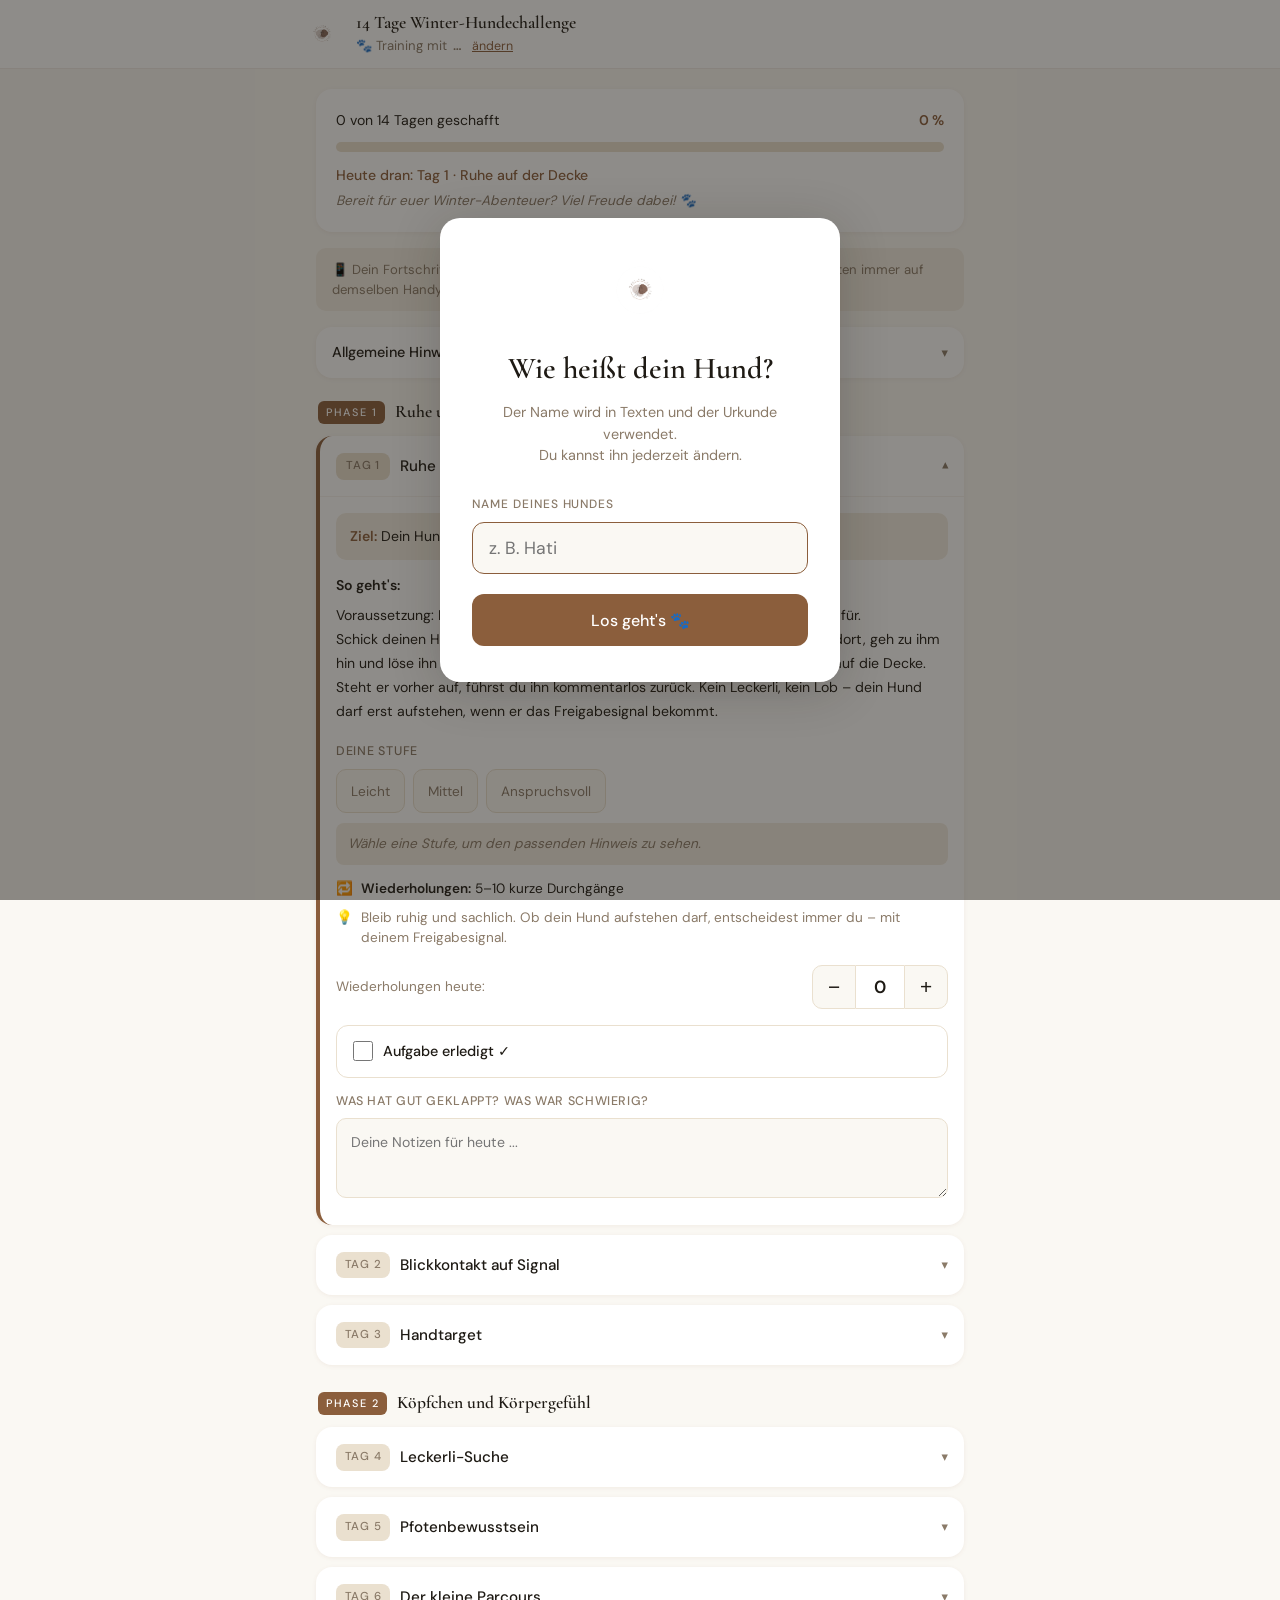
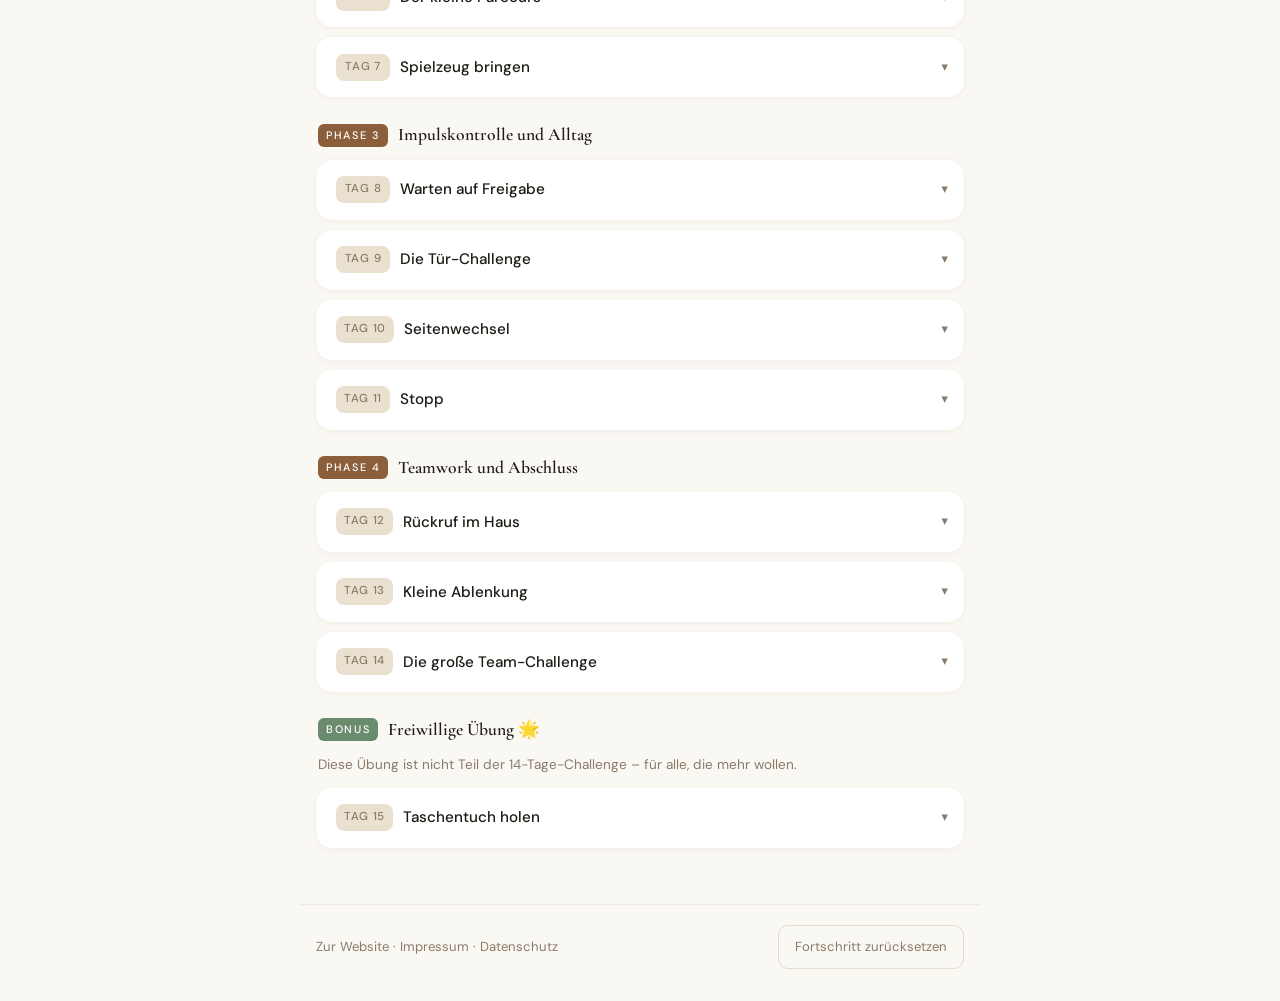
<file: winter-challenge/index.html>
<!DOCTYPE html>
<html lang="de">
<head>
  <meta charset="UTF-8">
  <meta name="viewport" content="width=device-width, initial-scale=1.0, viewport-fit=cover">
  <title>14 Tage Winter-Hundechallenge</title>
  <meta name="robots" content="noindex, nofollow">
  <link rel="manifest" href="/winter-challenge/manifest.json">
  <meta name="theme-color" content="#8B5E3C">
  <meta name="apple-mobile-web-app-capable" content="yes">
  <meta name="apple-mobile-web-app-status-bar-style" content="default">
  <meta name="apple-mobile-web-app-title" content="Hundechallenge">
  <style>
    /* ── Fonts (latin only, lokal) ─────────────────────────── */
    @font-face { font-family:'DM Sans'; font-style:normal; font-weight:300 600; font-display:swap;
      src:url('../fonts/rP2Hp2ywxg089UriCZOIHQ.woff2') format('woff2');
      unicode-range:U+0000-00FF,U+0131,U+0152-0153,U+02BB-02BC,U+02C6,U+02DA,U+02DC,U+0304,U+0308,U+0329,U+2000-206F,U+20AC,U+2122,U+2191,U+2193,U+2212,U+2215,U+FEFF,U+FFFD; }
    @font-face { font-family:'Cormorant Garamond'; font-style:normal; font-weight:300 700; font-display:swap;
      src:url('../fonts/co3bmX5slCNuHLi8bLeY9MK7whWMhyjYqXtK.woff2') format('woff2');
      unicode-range:U+0000-00FF,U+0131,U+0152-0153,U+02BB-02BC,U+02C6,U+02DA,U+02DC,U+0304,U+0308,U+0329,U+2000-206F,U+20AC,U+2122,U+2191,U+2193,U+2212,U+2215,U+FEFF,U+FFFD; }
    @font-face { font-family:'Cormorant Garamond'; font-style:italic; font-weight:300 600; font-display:swap;
      src:url('../fonts/co3ZmX5slCNuHLi8bLeY9MK7whWMhyjYrEtImSo.woff2') format('woff2');
      unicode-range:U+0000-00FF,U+0131,U+0152-0153,U+02BB-02BC,U+02C6,U+02DA,U+02DC,U+0304,U+0308,U+0329,U+2000-206F,U+20AC,U+2122,U+2191,U+2193,U+2212,U+2215,U+FEFF,U+FFFD; }

    /* ── Reset & Tokens ─────────────────────────────────────── */
    *, *::before, *::after { margin: 0; padding: 0; box-sizing: border-box; }
    :root {
      --bg:          #FAF8F3;
      --surface:     #F3EDE2;
      --surface2:    #EAE0CF;
      --brown:       #8B5E3C;
      --brown-light: #B5845A;
      --sage:        #6B8B6E;
      --sage-light:  #EAF0EA;
      --text:        #1E1A14;
      --text-muted:  #8A7A68;
      --radius:      16px;
      --ff-serif:    'Cormorant Garamond', Georgia, serif;
      --ff-sans:     'DM Sans', system-ui, sans-serif;
    }
    body {
      font-family: var(--ff-sans);
      background: var(--bg);
      color: var(--text);
      font-size: 1rem;
      line-height: 1.6;
      -webkit-font-smoothing: antialiased;
    }

    /* ── Setup Overlay ──────────────────────────────────────── */
    .overlay {
      position: fixed; inset: 0; z-index: 100;
      background: rgba(30,26,20,.5);
      display: flex; align-items: center; justify-content: center;
      padding: 20px;
    }
    .overlay.hidden { display: none; }
    .setup-card {
      background: #fff;
      border-radius: 20px;
      padding: 44px 32px 36px;
      max-width: 400px; width: 100%;
      text-align: center;
      box-shadow: 0 8px 48px rgba(30,26,20,.22);
    }
    .setup-logo { height: 56px; width: auto; margin-bottom: 20px; }
    .setup-card h2 { font-family: var(--ff-serif); font-size: 1.9rem; font-weight: 600; margin-bottom: 8px; }
    .setup-card p  { color: var(--text-muted); font-size: .9rem; margin-bottom: 28px; line-height: 1.5; }
    .setup-card label { display: block; text-align: left; font-size: .75rem; font-weight: 500; letter-spacing: .08em; text-transform: uppercase; color: var(--text-muted); margin-bottom: 8px; }
    .setup-card input {
      width: 100%; padding: 14px 16px; border: 1.5px solid rgba(139,94,60,.2);
      border-radius: 12px; font-family: var(--ff-sans); font-size: 1.1rem;
      background: var(--bg); color: var(--text); outline: none; margin-bottom: 20px;
      transition: border-color .2s;
    }
    .setup-card input:focus { border-color: var(--brown); }
    .btn-primary {
      width: 100%; padding: 15px; min-height: 52px;
      background: var(--brown); color: #fff; border: none; border-radius: 12px;
      font-family: var(--ff-sans); font-size: 1rem; font-weight: 500;
      cursor: pointer; transition: background .2s;
    }
    .btn-primary:hover, .btn-primary:focus-visible { background: var(--brown-light); }
    .btn-primary:focus-visible { outline: 3px solid var(--brown); outline-offset: 3px; }

    /* ── Header ─────────────────────────────────────────────── */
    .ch-header {
      background: #fff;
      border-bottom: 1px solid rgba(139,94,60,.12);
      position: sticky; top: 0; z-index: 10;
      padding: 12px 16px;
    }
    .ch-header-inner { max-width: 680px; margin: 0 auto; display: flex; align-items: center; gap: 12px; }
    .ch-logo { height: 44px; width: auto; flex-shrink: 0; }
    .ch-title { font-family: var(--ff-serif); font-size: 1.1rem; font-weight: 600; line-height: 1.2; }
    .ch-dog-row { font-size: .82rem; color: var(--text-muted); display: flex; align-items: center; gap: 6px; flex-wrap: wrap; margin-top: 2px; }
    .btn-link { background: none; border: none; color: var(--brown); font-size: .78rem; cursor: pointer; padding: 2px 4px; border-radius: 4px; font-family: var(--ff-sans); text-decoration: underline; }
    .btn-link:focus-visible { outline: 2px solid var(--brown); }

    /* ── Main ───────────────────────────────────────────────── */
    .ch-main { max-width: 680px; margin: 0 auto; padding: 20px 16px 32px; }

    /* ── Progress Card ──────────────────────────────────────── */
    .progress-card {
      background: #fff; border-radius: var(--radius);
      padding: 20px; margin-bottom: 16px;
      box-shadow: 0 1px 4px rgba(139,94,60,.08);
    }
    .progress-stats-row { display: flex; justify-content: space-between; align-items: baseline; margin-bottom: 10px; font-size: .88rem; }
    .progress-pct { font-weight: 600; color: var(--brown); }
    .progress-track {
      height: 10px; background: var(--surface2); border-radius: 99px; overflow: hidden; margin-bottom: 12px;
    }
    .progress-fill { height: 100%; background: linear-gradient(to right, var(--brown), var(--sage)); border-radius: 99px; transition: width .6s ease; width: 0; }
    .next-hint { font-size: .88rem; font-weight: 500; color: var(--brown); margin-bottom: 4px; }
    .motivation { font-size: .85rem; color: var(--text-muted); font-style: italic; }

    /* ── Device Hint ────────────────────────────────────────── */
    .device-hint {
      background: var(--surface); border-radius: 10px;
      padding: 12px 16px; font-size: .82rem; color: var(--text-muted);
      margin-bottom: 16px; line-height: 1.5;
    }

    /* ── General Hints ──────────────────────────────────────── */
    .hints-details { margin-bottom: 20px; }
    .hints-summary {
      cursor: pointer; padding: 14px 16px;
      background: #fff; border-radius: var(--radius);
      font-weight: 500; font-size: .9rem;
      box-shadow: 0 1px 4px rgba(139,94,60,.08);
      list-style: none; display: flex; justify-content: space-between; align-items: center;
    }
    .hints-summary::-webkit-details-marker { display: none; }
    .hints-summary::after { content: '▾'; color: var(--text-muted); font-size: .8rem; transition: transform .2s; }
    .hints-details[open] .hints-summary::after { transform: rotate(180deg); }
    .hints-list {
      background: #fff; border-radius: 0 0 var(--radius) var(--radius);
      padding: 4px 20px 20px 32px; margin-top: -4px;
      box-shadow: 0 2px 4px rgba(139,94,60,.06);
    }
    .hints-list li { font-size: .88rem; color: var(--text-muted); margin-bottom: 8px; line-height: 1.6; }
    .hints-list li:last-child { margin-bottom: 0; }

    /* ── Phase Section ──────────────────────────────────────── */
    .phase-section { margin-bottom: 24px; }
    .phase-header {
      display: flex; align-items: center; gap: 10px;
      margin-bottom: 10px; padding: 0 2px;
    }
    .phase-label {
      font-size: .68rem; font-weight: 500; letter-spacing: .15em; text-transform: uppercase;
      color: #fff; background: var(--brown); border-radius: 6px; padding: 3px 8px;
    }
    .phase-label--bonus { background: var(--sage); }
    .phase-name { font-family: var(--ff-serif); font-size: 1.1rem; font-weight: 600; color: var(--text); }

    /* ── Day Card ───────────────────────────────────────────── */
    .day-card {
      background: #fff; border-radius: var(--radius);
      border-left: 4px solid transparent;
      box-shadow: 0 1px 4px rgba(139,94,60,.08);
      margin-bottom: 10px;
      transition: border-color .3s;
    }
    .day-card.is-next    { border-left-color: var(--brown); }
    .day-card.is-done-card { border-left-color: var(--sage); }

    .day-summary {
      cursor: pointer; padding: 16px; list-style: none;
      display: flex; align-items: center; gap: 10px;
      user-select: none; min-height: 60px;
    }
    .day-summary::-webkit-details-marker { display: none; }
    .day-badge {
      flex-shrink: 0; min-width: 54px; text-align: center;
      font-size: .72rem; font-weight: 500; letter-spacing: .06em; text-transform: uppercase;
      padding: 4px 8px; border-radius: 8px;
      background: var(--surface2); color: var(--text-muted);
      transition: background .2s, color .2s;
    }
    .day-badge.done { background: var(--sage); color: #fff; }
    .day-card-title { flex: 1; font-size: .95rem; font-weight: 500; }
    .done-check { color: var(--sage); font-size: 1rem; flex-shrink: 0; }
    .expand-icon { color: var(--text-muted); font-size: .8rem; flex-shrink: 0; transition: transform .2s; }
    .day-card[open] .expand-icon { transform: rotate(180deg); }

    .day-body { padding: 0 16px 20px; border-top: 1px solid rgba(139,94,60,.08); }

    .day-goal {
      background: var(--surface); border-radius: 10px;
      padding: 12px 14px; margin: 16px 0 14px;
      font-size: .88rem; line-height: 1.6;
    }
    .day-goal strong { color: var(--brown); }

    .day-instructions { font-size: .88rem; line-height: 1.7; margin-bottom: 18px; }
    .day-instructions strong { display: block; margin-bottom: 6px; }

    /* Levels */
    .levels-wrap { margin-bottom: 14px; }
    .levels-legend { font-size: .78rem; font-weight: 500; letter-spacing: .06em; text-transform: uppercase; color: var(--text-muted); margin-bottom: 8px; display: block; }
    .levels-row { display: flex; gap: 8px; flex-wrap: wrap; margin-bottom: 10px; }
    .level-btn {
      cursor: pointer;
      padding: 8px 14px; min-height: 44px;
      border: 1.5px solid var(--surface2); border-radius: 10px;
      font-family: var(--ff-sans); font-size: .85rem;
      background: var(--bg); color: var(--text-muted);
      transition: all .15s; display: flex; align-items: center;
    }
    .level-btn input { position: absolute; opacity: 0; width: 0; height: 0; }
    .level-btn:has(input:checked),
    .level-btn.selected {
      border-color: var(--brown); background: rgba(139,94,60,.08);
      color: var(--brown); font-weight: 500;
    }
    .level-btn:hover { border-color: var(--brown-light); }
    .level-desc {
      font-size: .85rem; color: var(--text-muted); background: var(--surface);
      padding: 10px 12px; border-radius: 8px; line-height: 1.6;
      min-height: 42px;
    }
    .level-desc em { color: var(--text-muted); }

    /* Meta row */
    .day-meta-row, .day-tip-row {
      display: flex; gap: 8px; align-items: flex-start;
      font-size: .85rem; margin-bottom: 8px; line-height: 1.5;
    }
    .day-tip-row { color: var(--text-muted); }
    .day-tip-row strong { color: var(--text); }

    /* Counter */
    .counter-row {
      display: flex; align-items: center; justify-content: space-between;
      margin: 16px 0 12px; gap: 12px;
    }
    .counter-label { font-size: .85rem; color: var(--text-muted); }
    .counter-ctrl { display: flex; align-items: center; gap: 0; }
    .btn-counter {
      width: 44px; height: 44px; border: 1.5px solid var(--surface2);
      background: var(--bg); color: var(--text); font-size: 1.3rem;
      cursor: pointer; display: flex; align-items: center; justify-content: center;
      transition: background .15s;
    }
    .btn-counter:first-child { border-radius: 10px 0 0 10px; }
    .btn-counter:last-child  { border-radius: 0 10px 10px 0; }
    .btn-counter:hover { background: var(--surface); }
    .btn-counter:focus-visible { outline: 2px solid var(--brown); z-index: 1; }
    .counter-val {
      min-width: 48px; height: 44px; border-top: 1.5px solid var(--surface2); border-bottom: 1.5px solid var(--surface2);
      display: flex; align-items: center; justify-content: center;
      font-size: 1.1rem; font-weight: 600; background: #fff;
    }

    /* Done checkbox */
    .done-label {
      display: flex; align-items: center; gap: 10px;
      cursor: pointer; margin: 16px 0 14px;
      padding: 14px 16px; border-radius: 12px;
      border: 1.5px solid var(--surface2);
      font-size: .9rem; font-weight: 500;
      transition: background .15s, border-color .15s;
      min-height: 52px;
    }
    .done-label:hover { background: var(--surface); }
    .done-label input { width: 20px; height: 20px; accent-color: var(--sage); cursor: pointer; flex-shrink: 0; }
    .done-label.checked { background: var(--sage-light); border-color: var(--sage); color: var(--sage); }

    /* Notes */
    .notes-wrap { margin-top: 2px; }
    .notes-wrap label { display: block; font-size: .78rem; font-weight: 500; letter-spacing: .05em; text-transform: uppercase; color: var(--text-muted); margin-bottom: 6px; }
    .notes-field {
      width: 100%; min-height: 80px; padding: 12px 14px;
      border: 1.5px solid var(--surface2); border-radius: 10px;
      font-family: var(--ff-sans); font-size: .88rem; color: var(--text);
      background: var(--bg); resize: vertical; outline: none;
      transition: border-color .2s;
      line-height: 1.6;
    }
    .notes-field:focus { border-color: var(--brown); }

    /* ── Completion Certificate ──────────────────────────────── */
    .completion {
      background: #fff; border-radius: 20px;
      padding: 48px 32px; margin: 24px 0;
      text-align: center;
      box-shadow: 0 4px 32px rgba(139,94,60,.14);
    }
    .completion.hidden { display: none; }
    .cert-logo { height: 60px; width: auto; margin-bottom: 20px; }
    .cert-eyebrow { font-size: 1.2rem; margin-bottom: 12px; }
    .cert-title { font-family: var(--ff-serif); font-size: 2rem; font-weight: 600; line-height: 1.2; }
    .cert-have { font-family: var(--ff-serif); font-size: 1.1rem; font-style: italic; color: var(--text-muted); margin: 8px 0; }
    .cert-challenge-name { font-family: var(--ff-serif); font-size: 1.5rem; font-weight: 600; color: var(--brown); line-height: 1.3; }
    .cert-date { font-size: .88rem; color: var(--text-muted); margin: 20px 0 8px; }
    .cert-brand { font-size: .82rem; color: var(--text-muted); letter-spacing: .05em; margin-bottom: 28px; }
    .btn-print {
      padding: 13px 28px; min-height: 48px;
      background: var(--brown); color: #fff; border: none; border-radius: 12px;
      font-family: var(--ff-sans); font-size: .9rem; font-weight: 500;
      cursor: pointer; transition: background .2s;
    }
    .btn-print:hover { background: var(--brown-light); }

    /* ── Footer ─────────────────────────────────────────────── */
    .ch-footer {
      max-width: 680px; margin: 0 auto;
      padding: 20px 16px 32px;
      display: flex; justify-content: space-between; align-items: center;
      flex-wrap: wrap; gap: 12px;
      border-top: 1px solid rgba(139,94,60,.1);
    }
    .footer-links { font-size: .82rem; color: var(--text-muted); }
    .footer-links a { color: var(--text-muted); text-decoration: none; }
    .footer-links a:hover { color: var(--brown); }
    .btn-reset {
      background: none; border: 1px solid rgba(139,94,60,.2);
      color: var(--text-muted); padding: 8px 16px; min-height: 44px;
      border-radius: 10px; font-family: var(--ff-sans); font-size: .82rem;
      cursor: pointer; transition: all .15s;
    }
    .btn-reset:hover { border-color: #ef4444; color: #ef4444; }

    /* ── Storage Warning ────────────────────────────────────── */
    .storage-warn {
      position: fixed; bottom: 20px; left: 50%; transform: translateX(-50%);
      background: #1E1A14; color: #fff; padding: 12px 20px; border-radius: 10px;
      font-size: .85rem; z-index: 50; white-space: nowrap;
      box-shadow: 0 4px 16px rgba(0,0,0,.2);
    }
    .storage-warn.hidden { display: none; }

    /* ── Print ───────────────────────────────────────────────── */
    @media print {
      .ch-header, .progress-card, .device-hint, .hints-details,
      .phase-section, .ch-footer, .storage-warn, .overlay,
      .completion .btn-print { display: none !important; }
      .completion { display: block !important; box-shadow: none; border: 2px solid var(--surface2); }
      .ch-main { padding: 0; }
    }

    /* ── Locked card ─────────────────────────────────────────── */
    .day-card.is-locked { opacity: .55; }
    .day-card.is-locked .day-summary { cursor: default; }
    .lock-icon { font-size: .95rem; flex-shrink: 0; }
    .unlock-hint { font-size: .8rem; color: var(--text-muted); padding: 10px 16px 14px; }

    /* ── Admin bar ───────────────────────────────────────────── */
    .admin-bar {
      background: #1E1A14; color: #fff; padding: 10px 16px;
      display: flex; align-items: center; gap: 16px; flex-wrap: wrap;
      font-size: .82rem; position: sticky; top: 0; z-index: 20;
    }
    .admin-bar.hidden { display: none; }
    .admin-badge { background: #ef4444; color: #fff; padding: 2px 8px; border-radius: 6px; font-weight: 600; font-size: .72rem; letter-spacing: .08em; }
    .admin-bar label { display: flex; align-items: center; gap: 8px; color: rgba(255,255,255,.8); }
    .admin-bar input[type=range] { width: 120px; accent-color: var(--brown); }
    .admin-day-val { font-weight: 600; min-width: 20px; }
    .admin-bar .btn-link { color: rgba(255,255,255,.6); font-size: .78rem; }

    /* ── Video ───────────────────────────────────────────────── */
    .video-wrap { margin: 14px 0 4px; border-radius: 10px; overflow: hidden; aspect-ratio: 16/9; background: #000; }
    .video-wrap iframe { width: 100%; height: 100%; border: 0; display: block; }
    .video-loading { font-size: .82rem; color: var(--text-muted); padding: 8px 0; }

    /* ── Focus ───────────────────────────────────────────────── */
    :focus-visible { outline: 2px solid var(--brown); outline-offset: 2px; }
  </style>
</head>
<body>

  <!-- Admin bar (nur für CHALLENGE_ADMIN_CODE) -->
  <div id="admin-bar" class="admin-bar hidden" role="banner">
    <span class="admin-badge">🛠 ADMIN</span>
    <label>Als Kunde ansehen am Challenge-Tag
      <input type="range" id="admin-sim-day" min="1" max="15" value="1">
      <span class="admin-day-val" id="admin-day-val">1</span>
    </label>
    <button class="btn-link" id="admin-all-btn">Alle freischalten</button>
  </div>

  <!-- Dog name setup overlay -->
  <div id="setup" class="overlay hidden" role="dialog" aria-modal="true" aria-label="Hundename eingeben">
    <div class="setup-card">
      <img src="../Logo2.png" alt="Mary and the Dogs" class="setup-logo">
      <h2>Wie heißt dein Hund?</h2>
      <p>Der Name wird in Texten und der Urkunde verwendet.<br>Du kannst ihn jederzeit ändern.</p>
      <form id="setup-form">
        <label for="dog-name-input">Name deines Hundes</label>
        <input type="text" id="dog-name-input" maxlength="40" placeholder="z. B. Hati" autocomplete="off" required>
        <button type="submit" class="btn-primary">Los geht's 🐾</button>
      </form>
    </div>
  </div>

  <!-- Header -->
  <header class="ch-header">
    <div class="ch-header-inner">
      <img src="../Logo2.png" alt="Mary and the Dogs" class="ch-logo">
      <div class="ch-header-text">
        <div class="ch-title">14 Tage Winter-Hundechallenge</div>
        <div class="ch-dog-row">
          🐾 Training mit <strong id="dog-name-display">...</strong>
          <button class="btn-link" id="rename-btn">ändern</button>
        </div>
      </div>
    </div>
  </header>

  <main class="ch-main">

    <!-- Progress -->
    <section class="progress-card" aria-label="Dein Fortschritt">
      <div class="progress-stats-row">
        <span id="progress-text">0 von 14 Tagen geschafft</span>
        <span id="progress-pct" class="progress-pct">0 %</span>
      </div>
      <div class="progress-track" role="progressbar" aria-valuemin="0" aria-valuemax="14" aria-valuenow="0" id="progress-bar">
        <div class="progress-fill" id="progress-fill"></div>
      </div>
      <div id="next-hint" class="next-hint"></div>
      <div id="motivation"  class="motivation"></div>
    </section>

    <!-- Device hint -->
    <div class="device-hint">
      📱 Dein Fortschritt wird nur auf diesem Gerät gespeichert. Nutze die Seite am besten immer auf demselben Handy und im selben Browser.
    </div>

    <!-- General hints -->
    <details class="hints-details">
      <summary class="hints-summary">Allgemeine Hinweise</summary>
      <ul class="hints-list">
        <li>Pro Tag 5–10 Minuten, gern auf 2–3 kurze Einheiten verteilt.</li>
        <li>Ein Markerwort (z. B. „Top") zeigt dem Hund genau, wann er etwas richtig gemacht hat. Danach kommt die Belohnung.</li>
        <li>Lieber fünf gute Wiederholungen als dreißig schlechte. Aufhören, wenn es gut läuft.</li>
        <li>Hat dein Hund einen schlechten Tag, mach Pause. Die Challenge darf auch 16 oder 18 Tage dauern.</li>
        <li>Bei Schmerzen, Krankheit oder Verhaltensproblemen wie Aggression bitte vorher Rücksprache mit mir.</li>
      </ul>
    </details>

    <!-- Day cards (generated by JS) -->
    <div id="days-container"></div>

    <!-- Completion -->
    <div id="completion" class="completion hidden" aria-live="polite">
      <img src="../Logo2.png" alt="Mary and the Dogs" class="cert-logo">
      <div class="cert-eyebrow">🎉 Herzlichen Glückwunsch!</div>
      <h2 class="cert-title"><span id="cert-dog"></span> und sein Mensch</h2>
      <p class="cert-have">haben die</p>
      <h3 class="cert-challenge-name">14 Tage Winter-Hundechallenge</h3>
      <p class="cert-have">erfolgreich gemeistert.</p>
      <div class="cert-date" id="cert-date"></div>
      <div class="cert-brand">Mary and the Dogs · Hundeschule · Weißenburg</div>
      <button class="btn-print" onclick="window.print()">Urkunde drucken 🖨</button>
    </div>

  </main>

  <footer class="ch-footer">
    <div class="footer-links">
      <a href="/">Zur Website</a> ·
      <a href="/#impressum">Impressum</a> ·
      <a href="/#datenschutz">Datenschutz</a>
    </div>
    <button class="btn-reset" id="reset-btn">Fortschritt zurücksetzen</button>
  </footer>

  <div class="storage-warn hidden" id="storage-warn" role="alert">
    ⚠️ Fortschritt konnte nicht gespeichert werden (Speicher voll oder blockiert).
  </div>

<script>
// ── Challenge-Daten ─────────────────────────────────────────────────────────
const PHASES = [
  { id: 1, name: 'Ruhe und Konzentration',    days: [1, 2, 3] },
  { id: 2, name: 'Köpfchen und Körpergefühl', days: [4, 5, 6, 7] },
  { id: 3, name: 'Impulskontrolle und Alltag', days: [8, 9, 10, 11] },
  { id: 4, name: 'Teamwork und Abschluss',    days: [12, 13, 14] },
];

const DAYS = [
  { id:1,  title:'Ruhe auf der Decke',
    goal:'Dein Hund bleibt ruhig auf der Decke, bis du ihn auflöst.',
    instructions:'Voraussetzung: Dein Hund kennt das Wort „Decke“ oder ein anderes Signal dafür.\n\nSchick deinen Hund mit deinem Signal auf die Decke. Bleibt er 30 Sekunden dort, geh zu ihm hin und löse ihn mit deinem Freigabesignal auf. Dann schickst du ihn wieder auf die Decke. Steht er vorher auf, führst du ihn kommentarlos zurück. Kein Leckerli, kein Lob – dein Hund darf erst aufstehen, wenn er das Freigabesignal bekommt.',
    levels:{ easy:'Du schickst deinen Hund auf die Decke und bleibst in der Nähe. Nach 30 Sekunden gehst du hin und löst ihn auf.', medium:'Du schickst deinen Hund auf die Decke und setzt dich selbst irgendwo auf einen Stuhl. Gleiches Prinzip.', hard:'Du schickst deinen Hund auf die Decke und verlässt kurz den Raum. Gleiches Prinzip.' },
    reps:'5–10 kurze Durchgänge', tip:'Bleib ruhig und sachlich. Ob dein Hund aufstehen darf, entscheidest immer du – mit deinem Freigabesignal.' },

  { id:2,  title:'Blickkontakt auf Signal',
    goal:'Dein Hund schaut dich auf ein Signal hin an.',
    instructions:'Halte ein Leckerli in der Hand und streck den Arm zur Seite. Warte. Sobald dein Hund von der Hand zu deinem Gesicht schaut, markern und belohnen. Klappt das sicher, sag dein Signal (z. B. „Schau") kurz vorher.\n\nKlappt es noch nicht? Wenn dein Hund es gar nicht schafft, sich von der Hand abzuwenden, vereinfachen wir die Übung: Lass das Futter weg, bitte deinen Hund neben dir zu sitzen und markere ihn, sobald er dich ansieht. Anschließend bekommt er ein Leckerli aus der anderen Hand. Danach geht es weiter wie oben beschrieben.',
    levels:{ easy:'Blickkontakt ohne Signal belohnen.', medium:'Blickkontakt auf Signal, 2 Sekunden halten.', hard:'5 Sekunden Blickkontakt, während die Futterhand seitlich ausgestreckt bleibt.' },
    reps:'10', tip:'Nicht locken oder Geräusche machen – dein Hund soll den Blick selbst anbieten.' },

  { id:3,  title:'Handtarget',
    goal:'Dein Hund berührt deine offene Hand mit der Nase.',
    instructions:'Schritt 1 – Mit Futter: Halte die flache Hand mit einem Leckerli, das du mit dem Daumen festklemmst, wenige Zentimeter neben die Nase deines Hundes. Berührt er die Hand, bekommt er das Leckerli direkt. Mehrmals wiederholen.\n\nSchritt 2 – Ohne Futter: Dasselbe ohne Leckerli in der Hand. Berührt dein Hund die Hand, markern und mit der anderen Hand an der berührten Hand belohnen.\n\nSchritt 3 – Mit Signal: Wenn dein Hund die Übung sicher zeigt, sag kurz vor dem Anbieten der Hand dein Signal (z. B. „Touch").',
    levels:{ easy:'Hand direkt vor der Nase, mit Leckerli unter dem Daumen.', medium:'Hand in verschiedenen Höhen und Seiten, 30 cm entfernt, ohne Futter in der Hand.', hard:'Dein Hund folgt der Hand ein paar Schritte, bevor er sie berührt – auf Signal.' },
    reps:'10 pro Seite', tip:'Hand nach jeder Wiederholung kurz wegnehmen und neu anbieten.' },

  { id:4,  title:'Leckerli-Suche',
    goal:'Nasenarbeit, die müde und zufrieden macht.',
    instructions:'Versteck 5 Leckerli und gib ein Suchsignal (z. B. „Such"). Lass deinen Hund in Ruhe suchen und hilf nur, wenn er aufgeben will.',
    levels:{ easy:'Leckerli sichtbar auf dem Boden oder locker in einem Handtuch.', medium:'Leckerli in einem eingerollten Handtuch oder Schnüffelteppich.', hard:'Dein Hund wartet, während du die Leckerli im Raum versteckst.' },
    reps:'3 Durchgänge', tip:'Langsam steigern – Erfolg ist wichtiger als Schwierigkeit.' },

  { id:5,  title:'Pfotenbewusstsein',
    goal:'Dein Hund setzt seine Pfoten bewusst ein.',
    instructions:'Schritt 1: Locke deinen Hund mit einem Leckerli auf die Unterlage. Sobald eine Vorderpfote drauf ist, bekommt er das Leckerli.\n\nSchritt 2: Wenn das gut klappt, bekommt er ab jetzt nur noch eine Belohnung, wenn beide Vorderpfoten auf der Unterlage sind.\n\nSchritt 3: Jetzt ohne Leckerli locken – nur mit der Hand (Luring). Sobald beide Pfoten drauf sind, markern und auf der Unterlage belohnen.\n\nSchritt 4: Wenn Schritt 3 sicher klappt, kann ein Signal dazukommen (z. B. „Target", „Handtuch", „Matte") – kurz vor dem Handzeichen sagen.',
    levels:{ easy:'Eine Vorderpfote auf der Unterlage, mit Leckerli gelockt.', medium:'Beide Vorderpfoten drauf, Locken nur mit der Hand.', hard:'Beide Vorderpfoten auf Signal, ohne Handzeichen.' },
    reps:'5–10', tip:'Nicht ziehen, schieben oder die Pfoten hinstellen – dein Hund soll selbst draufgehen.' },

  { id:6,  title:'Der kleine Parcours',
    goal:'Körpergefühl und Vertrauen auf ungewohntem Untergrund – kombiniert mit bekannten Übungen.',
    instructions:'Bau aus verschiedenen Unterlagen einen Parcours, z. B. Zeitung, Handtuch und Wäschekorb (umgedreht als Plattform).\n\nStation 1 (z. B. Zeitung): Locke deinen Hund mit einem Leckerli drauf und frage ein Sitz ab. Wiederhole so lange, bis er sich automatisch hinsetzt – erst dann belohnen.\n\nStation 2 (z. B. Handtuch): Wenn Station 1 klappt, kommt Station 2 dazu. Hier soll dein Hund das Handtarget von Tag 3 zeigen (Nase an deine Hand stupsen).\n\nStation 3 (z. B. Wäschekorb): Wenn die ersten beiden Stationen gut laufen, kommt die dritte dazu. Hier soll dein Hund Platz machen.\n\nZiel: Erst zur 1. Station + Sitz, dann 2. Station + Touch, dann 3. Station + Platz – danach wird belohnt.',
    levels:{ easy:'Station 1 allein: auf die Unterlage und Sitz – mit Leckerli gelockt.', medium:'Stationen 1 und 2 hintereinander, Belohnung erst am Ende.', hard:'Alle 3 Stationen als Kette: Sitz + Touch + Platz, Belohnung nur am Schluss.' },
    reps:'3 Durchgänge', tip:'Jede Station zuerst einzeln üben, bevor du sie zur Kette verbindest.' },

  { id:7,  title:'Spielzeug bringen',
    goal:'Dein Hund nimmt einen Gegenstand auf und legt ihn gezielt ab.',
    instructions:'Schritt 1 – Nehmen: Biete ein Lieblingsspielzeug an. Nimmt dein Hund es ins Maul, sofort markern und gegen ein Leckerli tauschen. Mehrmals wiederholen.\n\nSchritt 2 – Bringen: Wirf das Spielzeug einen Meter weit. Hebt er es auf und kommt zu dir, markern und tauschen. Klappt das, Distanz langsam vergrößern.\n\nSchritt 3 – In die Hand: Halte deine geöffnete Hand unter das Spielzeug, das er im Maul hält. Lässt er es rein, sofort markern und mit einem Leckerli belohnen.\n\nSchritt 4 – In eine Kiste: Stelle eine Kiste oder einen Eimer direkt neben dich. Wenn dein Hund zuverlässig in deine Hand abgibt, verschiebe die Hand knapp über die Kiste. Öffnet er das Maul über der Kiste, fällt der Gegenstand rein – sofort groß markern und belohnen. Distanz zur Kiste danach langsam vergrößern.',
    levels:{ easy:'Dein Hund nimmt das Spielzeug ins Maul und lässt es auf Signal wieder los.', medium:'Er bringt es aus 1–2 Metern und gibt es in deine Hand ab.', hard:'Er holt den Gegenstand und legt ihn gezielt in eine Kiste.' },
    reps:'5 erfolgreiche Wiederholungen', tip:'Nicht am Spielzeug ziehen – tauschen statt wegnehmen.' },

  { id:8,  title:'Warten auf Freigabe',
    goal:'Dein Hund wartet kurz, bevor er sich etwas nimmt.',
    instructions:'Halte ein Leckerli in der geschlossenen Faust. Dein Hund darf schnüffeln. Lässt er ab, gibst du dein Freigabesignal (z. B. „Nimm") und er bekommt das Leckerli.',
    levels:{ easy:'Geschlossene Faust.', medium:'Offene Hand, 3 Sekunden warten.', hard:'Futternapf abstellen, 5–10 Sekunden warten bis zur Freigabe.' },
    reps:'10', tip:'Nicht unnötig lange warten lassen – Erfolg macht Lust auf mehr.' },

  { id:9,  title:'Die Tür-Challenge',
    goal:'Ruhe an der Haustür.',
    instructions:'Dein Hund sitzt oder steht ruhig neben dir. Fass die Türklinke an. Bleibt er ruhig, markern und belohnen. Stürmt er nach vorn, Tür sofort wieder schließen.',
    levels:{ easy:'Hand an die Klinke.', medium:'Tür einen Spalt öffnen und wieder schließen.', hard:'Tür ganz öffnen, Hund bleibt bis zur Freigabe.' },
    reps:'5–10', tip:'An Straßen immer mit Leine oder Türgitter absichern.' },

  { id:10, title:'Seitenwechsel',
    goal:'Dein Hund wechselt auf Signal hinter dir die Seite.',
    instructions:'Schritt 1 – Mit Leckerli lotsen: Dein Hund steht neben dir (egal auf welcher Seite). Nimm ein Leckerli in die Hand, die auf seiner Seite ist, und führe ihn damit langsam hinter deinem Rücken zur anderen Seite. Sobald er dort angekommen ist, belohnen.\n\nSchritt 2 – Handzeichen statt Futter: Dasselbe, aber ohne Leckerli in der Lotshand. Du führst ihn mit einem leeren Handzeichen – das Leckerli kommt erst, wenn er auf der anderen Seite ankommt.\n\nSchritt 3 – Signal dazu: Wenn das Handzeichen sicher klappt, sag kurz vorher dein Signal (z. B. „Seite" oder „Wechsel").\n\nSchritt 4 – Im Gehen: Übe den Seitenwechsel, während du langsam gehst statt stehst.',
    levels:{ easy:'Im Stand, mit Leckerli in der Lotshand hinter dem Rücken.', medium:'Im Stand, nur mit Handzeichen und Signal – Leckerli erst auf der anderen Seite.', hard:'Im Gehen, auf Signal, ohne Handzeichen.' },
    reps:'5–8 pro Richtung', tip:'Langsam bewegen – dein Hund braucht Zeit, dem Handzeichen zu folgen.' },

  { id:11, title:'Stopp',
    goal:'Dein Hund setzt sich automatisch neben dich, wenn du anhältst – ganz ohne Signal.',
    instructions:'Schritt 1 – Aufbau: Geh mit deinem Hund nebeneinander ein paar Schritte. Bleib stehen. Locke deinen Hund mit einem Leckerli ins Sitz direkt neben dich. Markern und belohnen. Mehrmals wiederholen.\n\nSchritt 2 – Automatisch: Geh wieder ein paar Schritte und bleib stehen. Wartet kurz. Setzt sich dein Hund von selbst neben dich, sofort markern und groß belohnen. Passiert nichts: zurück zu Schritt 1.\n\nSchritt 3 – Position prüfen: Sitzt er, aber deutlich zu weit vorne? Locke ihn mit einem Leckerli wieder neben dich in die richtige Position – aber belohne noch nicht. Wiederholen, bis er von selbst an der richtigen Stelle sitzt, dann belohnen.',
    levels:{ easy:'Geh 3 Schritte, bleib stehen – Hund ins Sitz locken.', medium:'Geh 5–8 Schritte, bleib stehen – Hund setzt sich selbst neben dich.', hard:'Unterschiedliche Tempi und Richtungswechsel, Hund setzt sich immer korrekt neben dich.' },
    reps:'5–8', tip:'Nicht sagen – dein Hund soll das Stehenbleiben selbst als Signal lesen lernen.' },

  { id:12, title:'Rückruf im Haus',
    goal:'Dein Hund kommt auf einmaliges Rufen freudig zu dir.',
    instructions:'Ruf deinen Hund einmal freundlich. Kommt er, gibt es eine besonders gute Belohnung. Nicht mehrfach rufen.',
    levels:{ easy:'Im selben Raum, 2 Meter entfernt.', medium:'Aus einem anderen Raum.', hard:'Während er schnüffelt oder kaut.' },
    reps:'5–10', tip:'Nie rufen, um danach etwas Unangenehmes zu machen.' },

  { id:13, title:'Kleine Ablenkung',
    goal:'Bekannte Übungen klappen auch, wenn sich etwas verändert.',
    instructions:'Übe eine bekannte Aufgabe (Decke, Blickkontakt, Handtarget), während du etwas veränderst.',
    levels:{ easy:'Du machst einen Schritt zurück.', medium:'Du gehst im Kreis oder klatschst leise.', hard:'Ein Spielzeug liegt 1 Meter entfernt auf dem Boden.' },
    reps:'5–10', tip:'Nur so viel Ablenkung, dass es noch gelingt.' },

  { id:14, title:'Die große Team-Challenge',
    goal:'Drei Übungen zu einer Abfolge verbinden.',
    instructions:'Handtarget → auf die Decke schicken → auf Freigabe zu dir kommen.',
    levels:{ easy:'Jede Übung einzeln, Belohnung nach jeder.', medium:'Zwei Übungen hintereinander, dann Belohnung.', hard:'Die ganze Abfolge am Stück, Belohnung am Ende.' },
    reps:'3 komplette Durchgänge', tip:'Danach gemeinsam feiern – ihr habt es geschafft!' },
];

// ── Bonus-Übungen (zählen nicht zur Challenge) ──────────────────────────────
const BONUS = [
  { id:15, title:'Taschentuch holen',
    goal:'Dein Hund öffnet selbstständig einen Schrank, holt eine Taschentuchpackung heraus, bringt sie dir in die Hand und schließt den Schrank wieder – alles auf das Signal „Taschentuch".',
    instructions:`<strong>Schritt 1 – Schrank öffnen:</strong> Häng ein altes Tuch an einen Schrank oder eine Schublade. Mach das Tuch interessant. Jede Interaktion damit wird sofort belohnt – schnüffeln, berühren, ins Maul nehmen, daran ziehen. Steigere dich langsam: erst jede Berührung, dann nur Ziehen, dann nur vollständiges Öffnen. Wenn er die Tür sicher öffnet, kannst du das benennen (z. B. „Öffnen" oder „Tür").<br><br>

<strong>Schritt 2 – Gegenstand nehmen und bringen:</strong> Du öffnest die Tür selbst und legst die Taschentücher hinein. Jede Interaktion mit den Taschentüchern wird belohnt – schnüffeln, berühren, anfassen. Wenn er verstanden hat, dass er sie herausholen soll, wird nur noch das Herausnehmen belohnt. Hältst du dann deine Hand hin, bekommt er eine Belohnung dafür, dass er sie dir gibt. Ab diesem Moment wird nur noch das Abgeben in die Hand belohnt. Jetzt kannst du es benennen: „Taschentuch".<br><br>

<strong>Schritt 3 – Tür schließen:</strong> Du öffnest die Tür. Dein Hund soll in der Nähe sein. Jede Interaktion mit der Tür wird belohnt – anstupsen, schubsen, mit der Pfote antippen. Steigere dich, bis er die Tür vollständig schließt. Ab dann wird nur noch das vollständige Schließen belohnt. Benennen: z. B. „Schließen" oder „Close".<br><br>

<strong>Schritt 4 – Zusammensetzen:</strong> Steh an der Tür und gib die drei Signale nacheinander: „Öffnen" → „Taschentuch" → „Schließen". Wiederhole, bis er die Abfolge sicher kennt.<br><br>

<strong>Schritt 5 – Nur noch ein Signal:</strong> Sage nur noch „Taschentuch". Dein Hund soll selbst auf die Idee kommen: Tür öffnen → Taschentuch herausholen und dir bringen → Tür schließen. Du darfst ihn am Anfang noch mit Blicken oder Gesten leicht unterstützen – aber immer weniger.<br><br>

<strong>Steigerung:</strong> Du stehst nicht mehr direkt an der Tür, sondern etwas weiter weg. Dein Hund muss jetzt: zur Tür gehen und öffnen → dir das Taschentuch bringen → zurück zur Tür und schließen.`,
    levels:{ easy:'Schritt 1 + 2 getrennt üben – Tür öffnen und Gegenstand holen je einzeln.', medium:'Alle 3 Schritte mit je eigenem Signal hintereinander.', hard:'Nur Signal „Taschentuch" – Hund führt die gesamte Abfolge selbstständig durch.' },
    reps:'2–3 Durchgänge pro Einheit', tip:'Jeder Schritt muss sicher sitzen, bevor du ihn mit dem nächsten verbindest. Lieber 3 Einheiten pro Schritt als zu früh weiterzugehen.' },
];

// ── Alle Tage in Reihenfolge (für Sperr-Logik) ──────────────────────────────
const ALL_DAYS = [...DAYS, ...BONUS];

// ── State ───────────────────────────────────────────────────────────────────
function getCode() {
  const m = document.cookie.match(/(?:^|;\s*)ch_code=([^;]+)/);
  return m ? decodeURIComponent(m[1]) : 'default';
}

const STORE_KEY = 'winterchallenge:' + getCode();

function loadState() {
  try { const r = localStorage.getItem(STORE_KEY); return r ? JSON.parse(r) : null; }
  catch { return null; }
}

function saveState(s) {
  try { localStorage.setItem(STORE_KEY, JSON.stringify(s)); }
  catch { showStorageWarn(); }
}

function defaultState() {
  const days = {};
  DAYS.forEach(d => { days[d.id] = { done: false, doneDate: null, level: '', count: 0, notes: '' }; });
  BONUS.forEach(d => { days[d.id] = { done: false, doneDate: null, level: '', count: 0, notes: '' }; });
  return { v: 1, dogName: '', days };
}

let S = loadState() || defaultState();

// ── Admin & Cookies ──────────────────────────────────────────────────────────
function getCookieVal(name) {
  const m = document.cookie.match(new RegExp('(?:^|;\\s*)' + name + '=([^;]+)'));
  return m ? decodeURIComponent(m[1]) : null;
}
const IS_ADMIN = getCookieVal('ch_admin') === '1';

let adminSimDay = null; // null = alle frei

// ── Videos ───────────────────────────────────────────────────────────────────
let VIDEOS = {};
fetch('/winter-challenge/videos.json').then(r => r.json()).then(d => { VIDEOS = d; }).catch(() => {});

async function loadVideo(dayId, level) {
  const videoId = VIDEOS[String(dayId)]?.[level];
  if (!videoId) return null;
  try {
    const r = await fetch(`/winter-challenge/video-token?v=${encodeURIComponent(videoId)}`);
    if (!r.ok) return null;
    const { url } = await r.json();
    return url || null;
  } catch { return null; }
}

// ── Wochenweise Freischaltung ─────────────────────────────────────────────────
function getStartDate() { return getCookieVal('ch_start'); }

function today() { return new Date().toISOString().split('T')[0]; }

function isUnlocked(dayId) {
  if (IS_ADMIN) {
    if (adminSimDay === null) return true; // admin: alle frei
    return dayId <= 7 ? adminSimDay >= 1 : adminSimDay >= 8;
  }
  const startStr = getStartDate();
  if (!startStr || startStr === 'admin') return true;
  const todayStr = today();
  if (todayStr < startStr) return false; // vor Startdatum (Fallback, Server macht das auch)
  if (dayId <= 7) return true; // Woche 1 immer verfügbar ab Startdatum
  // Woche 2 + Bonus: Startdatum + 7 Tage
  const week2 = new Date(startStr);
  week2.setDate(week2.getDate() + 7);
  return todayStr >= week2.toISOString().split('T')[0];
}

function unlockDateFor(dayId) {
  if (dayId <= 7) return null;
  const startStr = getStartDate();
  if (!startStr || startStr === 'admin') return null;
  const d = new Date(startStr);
  d.setDate(d.getDate() + 7);
  return d.toLocaleDateString('de-DE', { day: '2-digit', month: 'long' });
}

// ── Motivation ──────────────────────────────────────────────────────────────
function getMotivation(pct) {
  if (pct === 0)  return 'Bereit für euer Winter-Abenteuer? Viel Freude dabei! 🐾';
  if (pct <= 25)  return 'Ein guter Start! Ihr findet euren Rhythmus.';
  if (pct <= 50)  return 'Halbzeit – ihr seid ein tolles Team!';
  if (pct <= 75)  return 'Mehr als die Hälfte geschafft – weiter so!';
  if (pct < 100)  return 'Fast am Ziel! Noch ein paar Tage.';
  return 'Ihr habt es geschafft! 🎉';
}

// ── Progress ────────────────────────────────────────────────────────────────
function renderProgress() {
  const done  = DAYS.filter(d => S.days[d.id]?.done).length;
  const total = DAYS.length;
  const pct   = Math.round((done / total) * 100);

  document.getElementById('progress-text').textContent = done + ' von ' + total + ' Tagen geschafft';
  document.getElementById('progress-pct').textContent  = pct + ' %';
  document.getElementById('progress-fill').style.width = pct + '%';
  document.getElementById('progress-bar').setAttribute('aria-valuenow', done);
  document.getElementById('motivation').textContent    = getMotivation(pct);

  const nextDay = DAYS.find(d => !S.days[d.id]?.done);
  const hint    = document.getElementById('next-hint');
  if (done === total) {
    hint.textContent = '🎉 Alle 14 Tage geschafft!';
    document.getElementById('completion').classList.remove('hidden');
    document.getElementById('cert-dog').textContent  = S.dogName;
    document.getElementById('cert-date').textContent = 'Abgeschlossen am ' + new Date().toLocaleDateString('de-DE', { day: '2-digit', month: 'long', year: 'numeric' });
  } else if (nextDay) {
    hint.textContent = 'Heute dran: Tag ' + nextDay.id + ' · ' + nextDay.title;
  }
}

// ── Build day card HTML ──────────────────────────────────────────────────────
function buildCard(day) {
  const locked  = !isUnlocked(day.id);
  const ds      = S.days[day.id];
  const isDone  = ds?.done || false;
  const lv      = ds?.level || '';
  const count   = ds?.count || 0;
  const notes   = (ds?.notes || '').replace(/</g,'&lt;').replace(/>/g,'&gt;');

  if (locked) {
    const unlockDate = unlockDateFor(day.id);
    const hint = unlockDate
      ? `Woche 2 startet am ${unlockDate}`
      : day.id <= 7
        ? 'Startet mit Beginn deiner Challenge'
        : 'Verfügbar ab Woche 2';
    return `
<div class="day-card is-locked" id="day-${day.id}">
  <div class="day-summary">
    <span class="day-badge">Tag ${day.id}</span>
    <span class="day-card-title">${day.title}</span>
    <span class="lock-icon" aria-label="Gesperrt">🔒</span>
  </div>
  <div class="unlock-hint">${hint}</div>
</div>`;
  }

  const levelOpts = ['easy','medium','hard'].map((v,i) => {
    const labels = ['Leicht','Mittel','Anspruchsvoll'];
    const sel    = lv === v ? 'selected' : '';
    return `<label class="level-btn ${sel}"><input type="radio" name="lv${day.id}" value="${v}"${lv===v?' checked':''}><span>${labels[i]}</span></label>`;
  }).join('');

  const descText = lv ? day.levels[lv] : '<em>Wähle eine Stufe, um den passenden Hinweis zu sehen.</em>';

  return `
<details class="day-card${isDone?' is-done-card':''}" id="day-${day.id}">
  <summary class="day-summary">
    <span class="day-badge${isDone?' done':''}">Tag ${day.id}</span>
    <span class="day-card-title">${day.title}</span>
    ${isDone ? '<span class="done-check" aria-label="Erledigt">✓</span>' : ''}
    <span class="expand-icon" aria-hidden="true">▾</span>
  </summary>
  <div class="day-body">
    <p class="day-goal"><strong>Ziel:</strong> ${day.goal}</p>

    <div class="day-instructions"><strong>So geht's:</strong><p>${day.instructions.replace(/\n\n/g,'</p><p>').replace(/\n/g,'<br>')}</p></div>

    <div class="levels-wrap">
      <span class="levels-legend">Deine Stufe</span>
      <div class="levels-row" id="lvrow-${day.id}">${levelOpts}</div>
      <div class="level-desc" id="lvdesc-${day.id}">${descText}</div>
      <div id="video-${day.id}"></div>
    </div>

    <div class="day-meta-row">🔁 <span><strong>Wiederholungen:</strong> ${day.reps}</span></div>
    <div class="day-tip-row">💡 <span>${day.tip}</span></div>

    <div class="counter-row">
      <span class="counter-label">Wiederholungen heute:</span>
      <div class="counter-ctrl">
        <button class="btn-counter" data-day="${day.id}" data-action="minus" aria-label="Weniger">−</button>
        <span class="counter-val" id="cnt-${day.id}">${count}</span>
        <button class="btn-counter" data-day="${day.id}" data-action="plus"  aria-label="Mehr">+</button>
      </div>
    </div>

    <label class="done-label${isDone?' checked':''}">
      <input type="checkbox" data-day="${day.id}" class="done-cb"${isDone?' checked':''}>
      <span>Aufgabe erledigt ✓</span>
    </label>

    <div class="notes-wrap">
      <label for="notes-${day.id}">Was hat gut geklappt? Was war schwierig?</label>
      <textarea id="notes-${day.id}" class="notes-field" data-day="${day.id}"
        placeholder="Deine Notizen für heute ...">${notes}</textarea>
    </div>
  </div>
</details>`;
}

// ── Render all days ─────────────────────────────────────────────────────────
function renderDays() {
  const container = document.getElementById('days-container');
  let html = '';

  PHASES.forEach(ph => {
    html += `<section class="phase-section">
      <div class="phase-header">
        <span class="phase-label">Phase ${ph.id}</span>
        <span class="phase-name">${ph.name}</span>
      </div>`;
    ph.days.forEach(id => { html += buildCard(DAYS.find(d => d.id === id)); });
    html += '</section>';
  });

  // Bonus section
  html += `<section class="phase-section bonus-section">
    <div class="phase-header">
      <span class="phase-label phase-label--bonus">Bonus</span>
      <span class="phase-name">Freiwillige Übung 🌟</span>
    </div>
    <p style="font-size:.85rem;color:var(--text-muted);margin-bottom:12px;padding:0 2px;">Diese Übung ist nicht Teil der 14-Tage-Challenge – für alle, die mehr wollen.</p>`;
  BONUS.forEach(d => { html += buildCard(d); });
  html += '</section>';

  container.innerHTML = html;

  // Mark next undone day
  const nextDay = DAYS.find(d => !S.days[d.id]?.done);
  if (nextDay) {
    const el = document.getElementById('day-' + nextDay.id);
    if (el) { el.classList.add('is-next'); el.open = true; }
  }

  // Attach events to all cards
  [...DAYS, ...BONUS].forEach(d => attachCardEvents(d.id));
}

// ── Card events ─────────────────────────────────────────────────────────────
function attachCardEvents(id) {
  // Video für aktuell gewählte Stufe (oder 'easy' als Default) laden
  function updateVideo(level) {
    const videoWrap = document.getElementById('video-' + id);
    if (!videoWrap) return;
    videoWrap.innerHTML = '<p class="video-loading">Video wird geladen …</p>';
    loadVideo(id, level).then(url => {
      videoWrap.innerHTML = url
        ? `<div class="video-wrap"><iframe src="${url}" allowfullscreen loading="lazy" allow="autoplay"></iframe></div>`
        : '';
    });
  }

  // Level radios
  document.querySelectorAll(`input[name="lv${id}"]`).forEach(radio => {
    radio.addEventListener('change', () => {
      const dayData = ALL_DAYS.find(d => d.id === id);
      S.days[id].level = radio.value;
      saveState(S);
      document.getElementById('lvdesc-' + id).innerHTML = dayData.levels[radio.value];
      document.querySelectorAll(`#lvrow-${id} .level-btn`).forEach(l => l.classList.remove('selected'));
      radio.closest('.level-btn').classList.add('selected');
      updateVideo(radio.value);
    });
  });

  // Video beim Aufklappen laden (gespeicherte Stufe oder 'easy' als Default)
  const detailsEl = document.getElementById('day-' + id);
  if (detailsEl && detailsEl.tagName === 'DETAILS') {
    detailsEl.addEventListener('toggle', () => {
      if (detailsEl.open) updateVideo(S.days[id]?.level || 'easy');
    });
    // Falls die Karte beim Render bereits offen ist (nächster Tag)
    if (detailsEl.open) updateVideo(S.days[id]?.level || 'easy');
  }

  // Counter
  document.querySelectorAll(`.btn-counter[data-day="${id}"]`).forEach(btn => {
    btn.addEventListener('click', () => {
      const cur = S.days[id].count || 0;
      S.days[id].count = btn.dataset.action === 'plus' ? cur + 1 : Math.max(0, cur - 1);
      saveState(S);
      document.getElementById('cnt-' + id).textContent = S.days[id].count;
    });
  });

  // Done checkbox
  const cb = document.querySelector(`.done-cb[data-day="${id}"]`);
  if (cb) {
    cb.addEventListener('change', () => {
      S.days[id].done     = cb.checked;
      S.days[id].doneDate = cb.checked ? new Date().toISOString().split('T')[0] : null;
      saveState(S);

      const card  = document.getElementById('day-' + id);
      const badge = card.querySelector('.day-badge');
      const label = card.querySelector('.done-label');

      card.classList.toggle('is-done-card', cb.checked);
      card.classList.toggle('is-next', false);
      badge.classList.toggle('done', cb.checked);
      label.classList.toggle('checked', cb.checked);

      // Update done check icon
      const existing = card.querySelector('.done-check');
      if (cb.checked && !existing) {
        const s = document.createElement('span');
        s.className = 'done-check'; s.setAttribute('aria-label', 'Erledigt'); s.textContent = '✓';
        card.querySelector('.day-summary').insertBefore(s, card.querySelector('.expand-icon'));
      } else if (!cb.checked && existing) {
        existing.remove();
      }

      renderProgress();
      // Re-render all days so the next card switches from locked→unlocked (or vice versa)
      renderDays();
    });
  }

  // Notes (debounced)
  const notesEl = document.getElementById('notes-' + id);
  if (notesEl) {
    let t;
    notesEl.addEventListener('input', () => {
      clearTimeout(t);
      t = setTimeout(() => { S.days[id].notes = notesEl.value; saveState(S); }, 400);
    });
  }
}

// ── Dog name ────────────────────────────────────────────────────────────────
function updateDogDisplay() {
  document.getElementById('dog-name-display').textContent = S.dogName || '…';
}

function showSetup() {
  document.getElementById('setup').classList.remove('hidden');
  setTimeout(() => document.getElementById('dog-name-input').focus(), 50);
}

function hideSetup() {
  document.getElementById('setup').classList.add('hidden');
}

document.getElementById('setup-form').addEventListener('submit', e => {
  e.preventDefault();
  const name = document.getElementById('dog-name-input').value.trim();
  if (!name) return;
  S.dogName = name;
  saveState(S);
  updateDogDisplay();
  hideSetup();
});

document.getElementById('rename-btn').addEventListener('click', () => {
  document.getElementById('dog-name-input').value = S.dogName;
  showSetup();
});

// ── Storage warning ──────────────────────────────────────────────────────────
let warnTimer;
function showStorageWarn() {
  const el = document.getElementById('storage-warn');
  el.classList.remove('hidden');
  clearTimeout(warnTimer);
  warnTimer = setTimeout(() => el.classList.add('hidden'), 4000);
}

// ── Reset ────────────────────────────────────────────────────────────────────
document.getElementById('reset-btn').addEventListener('click', () => {
  if (!confirm('Willst du deinen gesamten Fortschritt wirklich löschen? Das kann nicht rückgängig gemacht werden.')) return;
  const name = S.dogName;
  S = defaultState();
  S.dogName = name;
  saveState(S);
  renderDays();
  renderProgress();
  document.getElementById('completion').classList.add('hidden');
});

// ── Admin-Bar ─────────────────────────────────────────────────────────────────
if (IS_ADMIN) {
  const bar    = document.getElementById('admin-bar');
  const slider = document.getElementById('admin-sim-day');
  const valEl  = document.getElementById('admin-day-val');
  const allBtn = document.getElementById('admin-all-btn');
  bar.classList.remove('hidden');

  slider.addEventListener('input', () => {
    adminSimDay = parseInt(slider.value, 10);
    valEl.textContent = adminSimDay;
    renderDays();
    renderProgress();
  });
  allBtn.addEventListener('click', () => {
    adminSimDay = null;
    slider.value = 1;
    valEl.textContent = '1';
    renderDays();
    renderProgress();
  });
}

// ── Init ─────────────────────────────────────────────────────────────────────
updateDogDisplay();
renderDays();
renderProgress();
if (!S.dogName) showSetup();
</script>
</body>
</html>
</file>
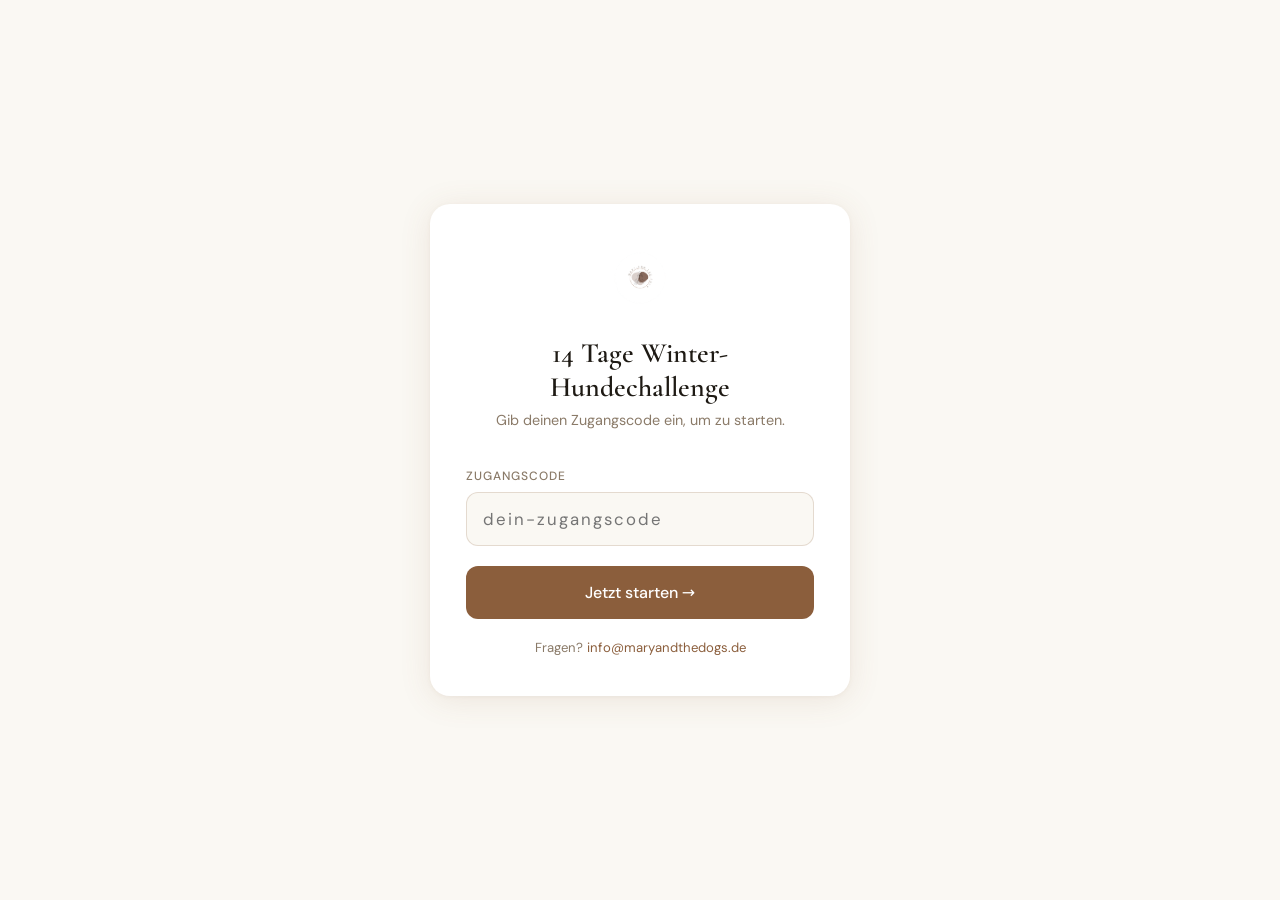
<file: winter-challenge/login.html>
<!DOCTYPE html>
<html lang="de">
<head>
  <meta charset="UTF-8">
  <meta name="viewport" content="width=device-width, initial-scale=1.0">
  <title>Zugang · 14 Tage Winter-Hundechallenge</title>
  <meta name="robots" content="noindex, nofollow">
  <style>
    @font-face { font-family:'DM Sans'; font-style:normal; font-weight:300 600; font-display:swap;
      src:url('../fonts/rP2Hp2ywxg089UriCZOIHQ.woff2') format('woff2');
      unicode-range:U+0000-00FF,U+0131,U+0152-0153,U+02BB-02BC,U+02C6,U+02DA,U+02DC,U+0304,U+0308,U+0329,U+2000-206F,U+20AC,U+2122,U+2191,U+2193,U+2212,U+2215,U+FEFF,U+FFFD; }
    @font-face { font-family:'Cormorant Garamond'; font-style:normal; font-weight:300 700; font-display:swap;
      src:url('../fonts/co3bmX5slCNuHLi8bLeY9MK7whWMhyjYqXtK.woff2') format('woff2');
      unicode-range:U+0000-00FF,U+0131,U+0152-0153,U+02BB-02BC,U+02C6,U+02DA,U+02DC,U+0304,U+0308,U+0329,U+2000-206F,U+20AC,U+2122,U+2191,U+2193,U+2212,U+2215,U+FEFF,U+FFFD; }

    *, *::before, *::after { margin: 0; padding: 0; box-sizing: border-box; }
    :root {
      --bg: #FAF8F3; --surface: #F3EDE2; --brown: #8B5E3C; --brown-light: #B5845A;
      --sage: #6B8B6E; --text: #1E1A14; --text-muted: #8A7A68;
      --ff-serif: 'Cormorant Garamond', Georgia, serif;
      --ff-sans:  'DM Sans', system-ui, sans-serif;
    }

    body {
      font-family: var(--ff-sans);
      background: var(--bg);
      color: var(--text);
      min-height: 100dvh;
      display: flex;
      flex-direction: column;
      align-items: center;
      justify-content: center;
      padding: 24px 20px;
    }

    .card {
      background: #fff;
      border-radius: 20px;
      padding: 44px 36px 40px;
      max-width: 420px;
      width: 100%;
      box-shadow: 0 4px 32px rgba(139,94,60,.12), 0 1px 4px rgba(139,94,60,.06);
      text-align: center;
    }

    .logo { height: 60px; width: auto; margin-bottom: 24px; }

    h1 {
      font-family: var(--ff-serif);
      font-size: 1.75rem;
      font-weight: 600;
      line-height: 1.2;
      margin-bottom: 6px;
    }
    .subtitle { color: var(--text-muted); font-size: .9rem; margin-bottom: 36px; line-height: 1.5; }

    .field-label {
      display: block;
      text-align: left;
      font-size: .75rem;
      font-weight: 500;
      letter-spacing: .08em;
      text-transform: uppercase;
      color: var(--text-muted);
      margin-bottom: 8px;
    }

    input[type="text"] {
      width: 100%;
      padding: 15px 16px;
      border: 1.5px solid rgba(139,94,60,.2);
      border-radius: 12px;
      font-family: var(--ff-sans);
      font-size: 1.05rem;
      background: var(--bg);
      color: var(--text);
      outline: none;
      transition: border-color .2s, box-shadow .2s;
      margin-bottom: 20px;
      letter-spacing: .12em;
    }
    input[type="text"]:focus {
      border-color: var(--brown);
      box-shadow: 0 0 0 3px rgba(139,94,60,.12);
    }

    .btn-submit {
      width: 100%;
      padding: 16px;
      min-height: 52px;
      background: var(--brown);
      color: #fff;
      border: none;
      border-radius: 12px;
      font-family: var(--ff-sans);
      font-size: 1rem;
      font-weight: 500;
      cursor: pointer;
      transition: background .2s;
    }
    .btn-submit:hover, .btn-submit:focus-visible { background: var(--brown-light); }
    .btn-submit:focus-visible { outline: 3px solid var(--brown); outline-offset: 3px; }

    .error-box {
      margin-top: 20px;
      padding: 14px 16px;
      background: #FEF2F2;
      border: 1px solid #FECACA;
      border-radius: 10px;
      color: #991B1B;
      font-size: .88rem;
      text-align: left;
      line-height: 1.55;
    }

    .contact-hint { margin-top: 20px; font-size: .82rem; color: var(--text-muted); }
    .contact-hint a { color: var(--brown); text-decoration: none; }
    .contact-hint a:hover { text-decoration: underline; }
  </style>
</head>
<body>
  <div class="card">
    <img src="../Logo2.png" alt="Mary and the Dogs" class="logo">
    <h1>14 Tage Winter-Hundechallenge</h1>
    <p class="subtitle">Gib deinen Zugangscode ein, um zu starten.</p>

    <form method="POST" action="/winter-challenge/auth">
      <label class="field-label" for="code">Zugangscode</label>
      <input type="text" id="code" name="code"
        autocomplete="off"
        autocapitalize="off"
        autocorrect="off"
        spellcheck="false"
        placeholder="dein-zugangscode"
        required>
      <button type="submit" class="btn-submit">Jetzt starten →</button>
    </form>

    <div class="error-box" id="err" hidden>
      Der Code stimmt leider nicht. Schreib mir gern, wenn du Hilfe brauchst.
    </div>

    <p class="contact-hint">Fragen? <a href="mailto:info@maryandthedogs.de">info@maryandthedogs.de</a></p>
  </div>

  <script>
    if (new URLSearchParams(location.search).get('error') === '1') {
      document.getElementById('err').hidden = false;
      document.getElementById('code').focus();
    }
  </script>
</body>
</html>
</file>
